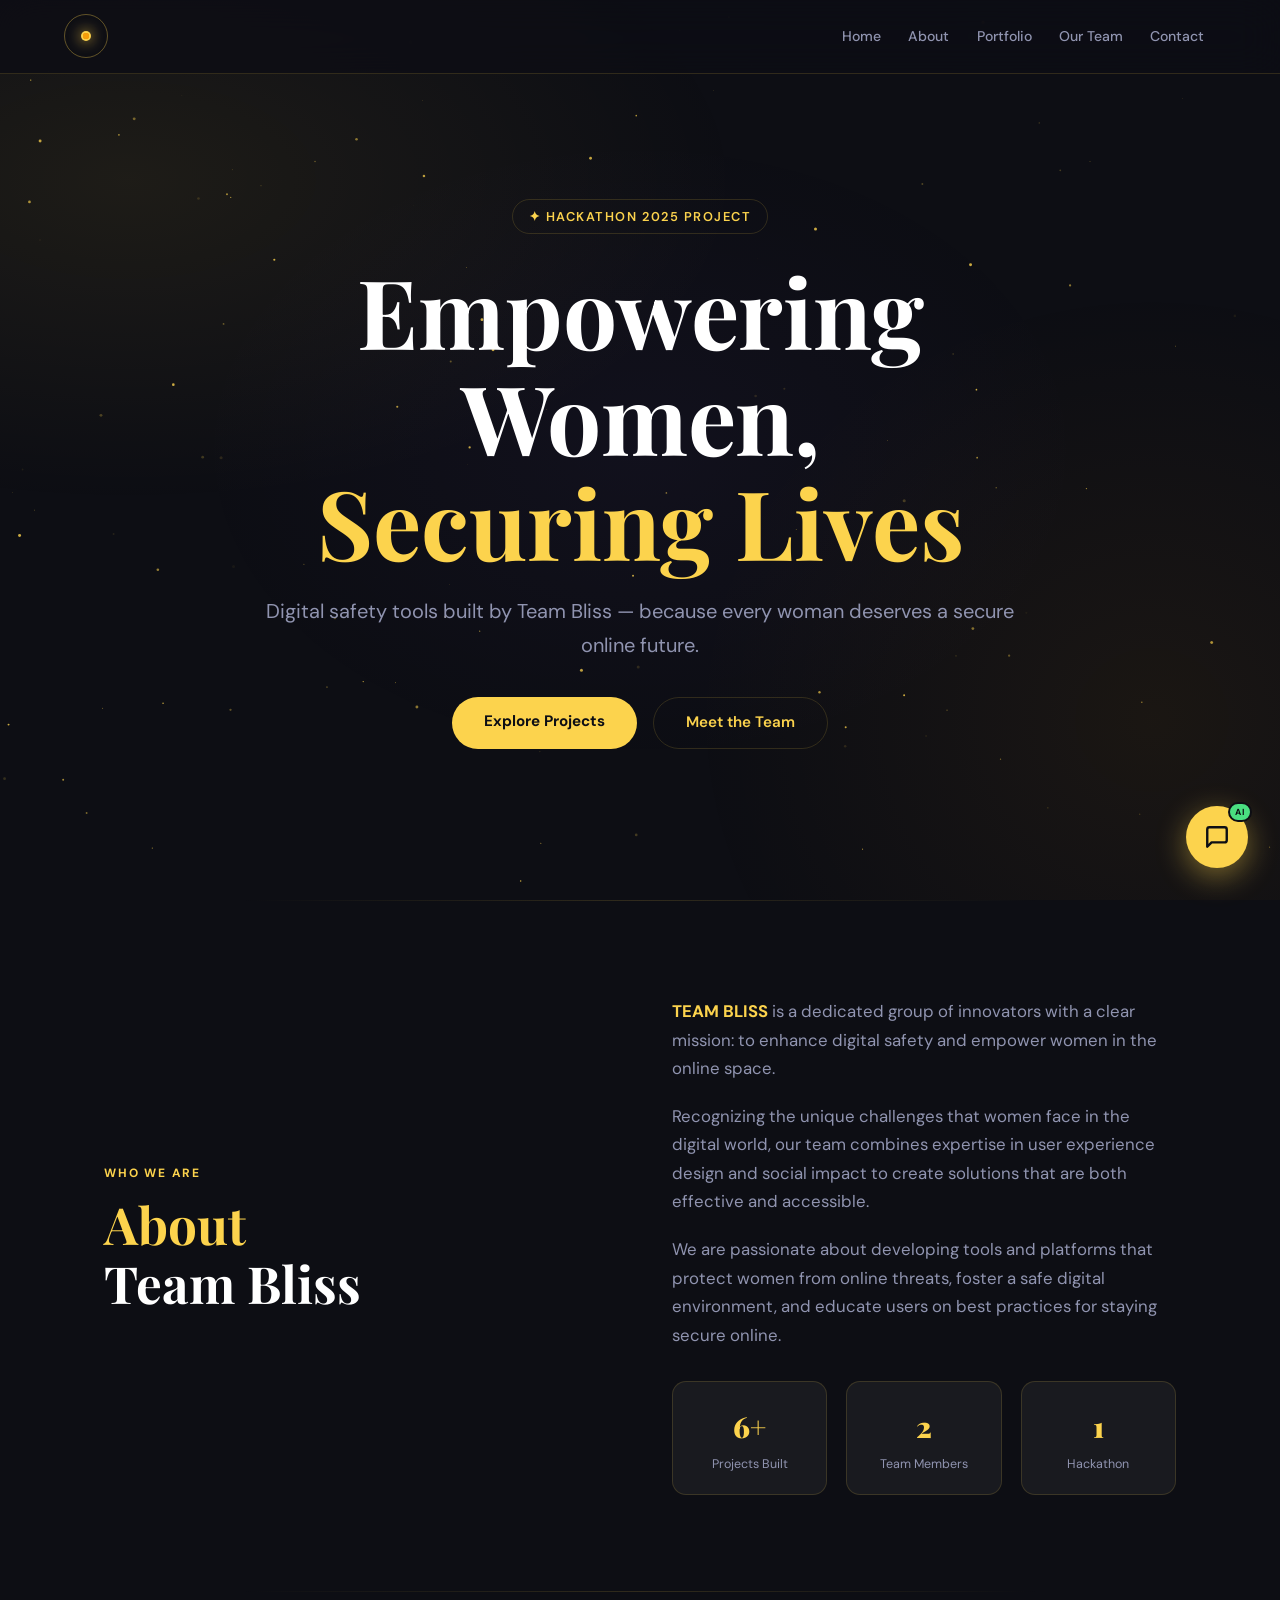
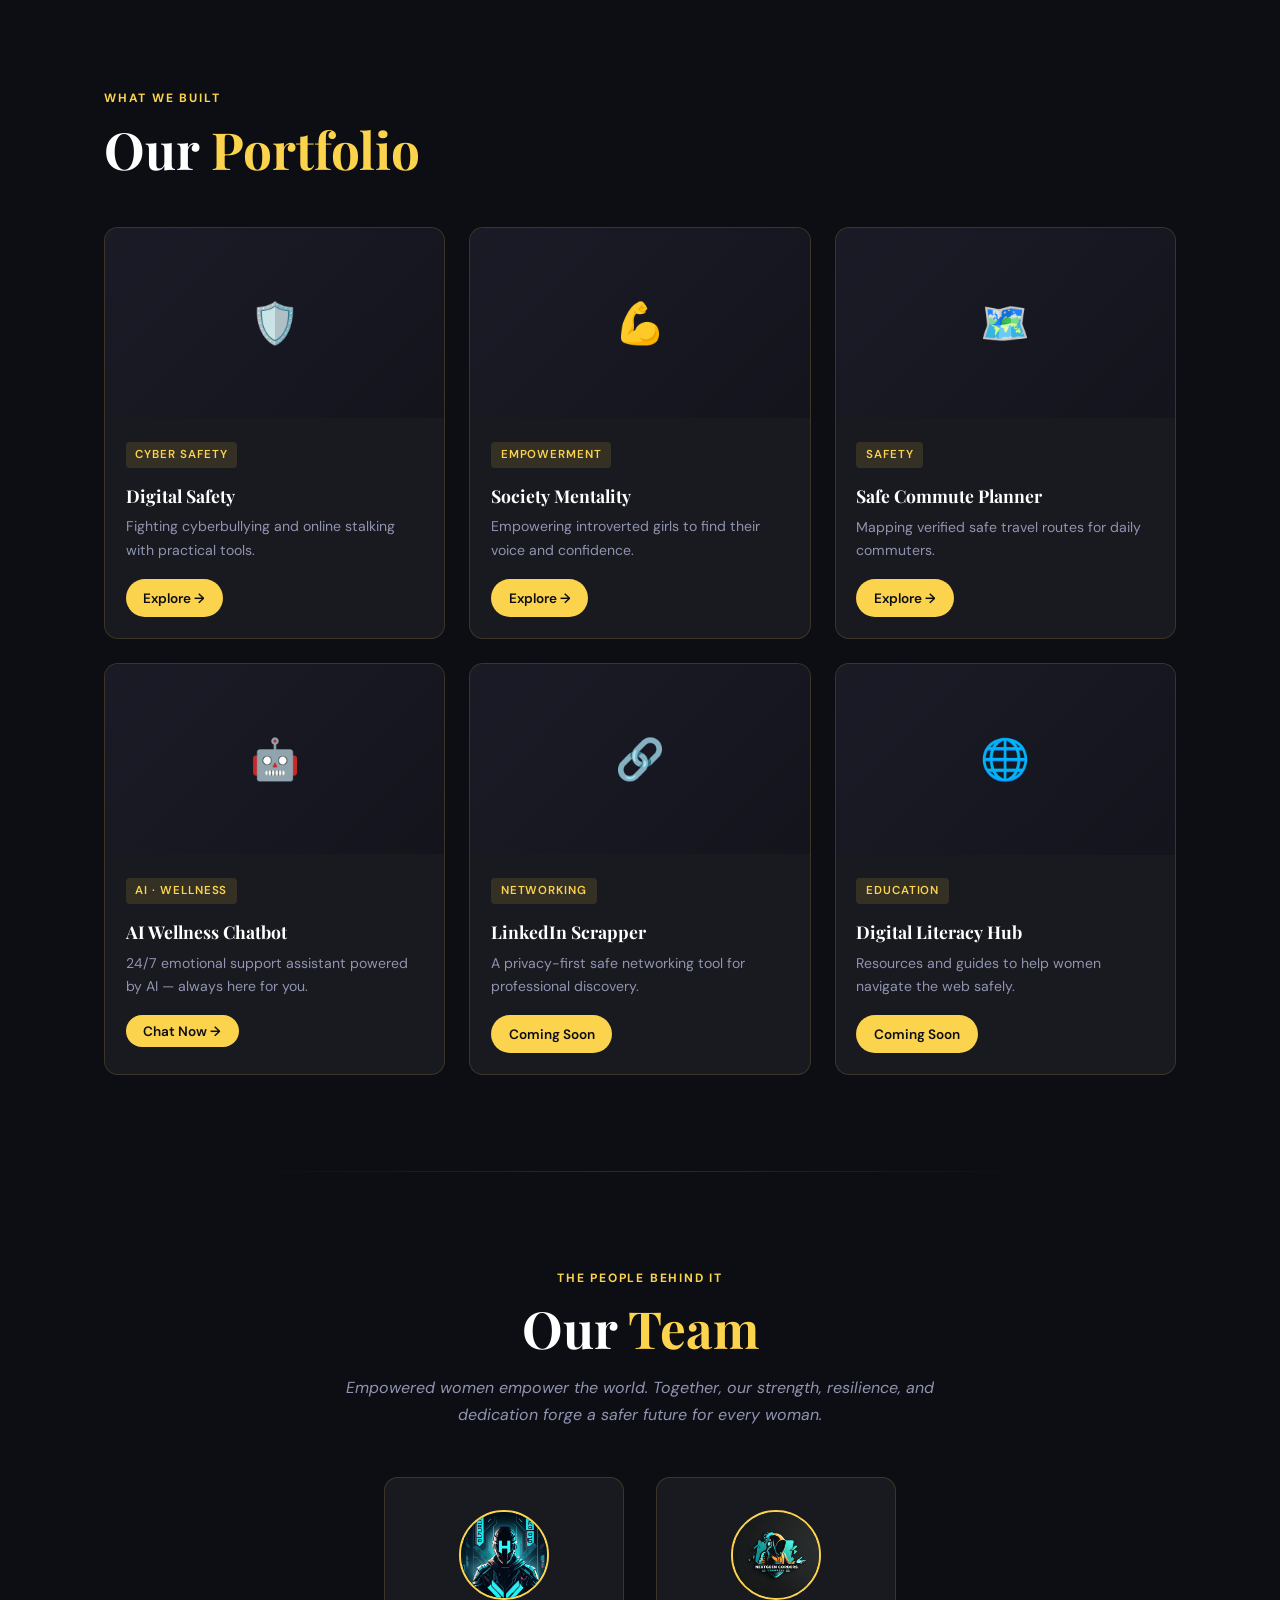
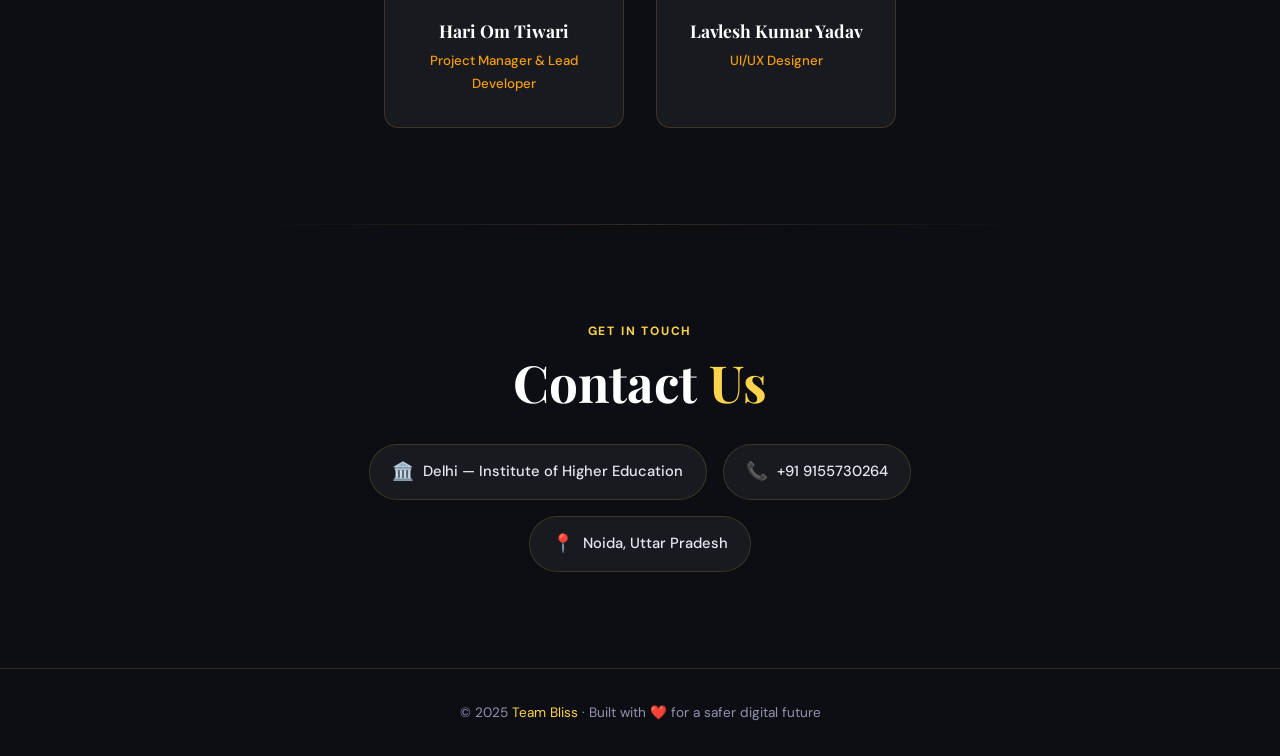
<file: index.html>
<!DOCTYPE html>
<html lang="en">
<head>
  <meta charset="UTF-8" />
  <meta name="viewport" content="width=device-width, initial-scale=1.0"/>
  <title>Team Bliss</title>
  <link rel="preconnect" href="https://fonts.googleapis.com">
  <link href="https://fonts.googleapis.com/css2?family=Playfair+Display:wght@700;900&family=DM+Sans:wght@300;400;500;600&display=swap" rel="stylesheet">
  <link rel="stylesheet" href="style.css" />
</head>
<body>

  <!-- CANVAS BACKGROUND -->
  <canvas id="bg-canvas"></canvas>
  <div class="bg-mesh"></div>

  <!-- ══════════════════════════════
       HEADER
  ══════════════════════════════ -->
  <header id="main-header">
    <div class="orbit-container">
      <div class="orbit-ring"></div>
      <div class="center-dot"></div>
      <div class="orbit-dot"></div>
      <div class="orbit-dot"></div>
      <div class="orbit-dot"></div>
      <div class="orbit-dot"></div>
    </div>

    <nav>
      <ul>
        <li><a href="#home">Home</a></li>
        <li><a href="#about">About</a></li>
        <li><a href="#portfolio">Portfolio</a></li>
        <li><a href="#team">Our Team</a></li>
        <li><a href="#contact">Contact</a></li>
      </ul>
    </nav>

    <button class="hamburger" id="hamburger" aria-label="Menu">
      <span></span>
      <span></span>
      <span></span>
    </button>
  </header>

  <!-- MOBILE NAV OVERLAY -->
  <div class="mobile-nav" id="mobile-nav">
    <button class="close-btn" id="close-nav">✕</button>
    <a href="#home"      class="mob-link">Home</a>
    <a href="#about"     class="mob-link">About</a>
    <a href="#portfolio" class="mob-link">Portfolio</a>
    <a href="#team"      class="mob-link">Our Team</a>
    <a href="#contact"   class="mob-link">Contact</a>
  </div>

  <!-- ══════════════════════════════
       HERO SECTION
  ══════════════════════════════ -->
  <section id="home">
    <div class="hero-particles" id="hero-particles"></div>
    <div class="hero-inner">
      <span class="hero-badge">✦ Hackathon 2025 Project</span>
      <h1>Empowering Women,<br><span>Securing Lives</span></h1>
      <p class="hero-sub">
        Digital safety tools built by Team Bliss — because every woman
        deserves a secure online future.
      </p>
      <div class="hero-btns">
        <a href="#portfolio" class="btn-primary">Explore Projects</a>
        <a href="#about"     class="btn-outline">Meet the Team</a>
      </div>
    </div>
  </section>

  <div class="section-divider"></div>

  <!-- ══════════════════════════════
       ABOUT SECTION
  ══════════════════════════════ -->
  <section id="about">
    <div class="about-left reveal">
      <p class="section-label">Who We Are</p>
      <h2 class="section-title">
        <span class="accent">About</span><br>Team Bliss
      </h2>
    </div>

    <div class="about-right reveal from-right">
      <p>
        <strong>TEAM BLISS</strong> is a dedicated group of innovators
        with a clear mission: to enhance digital safety and empower women
        in the online space.
      </p>
      <p>
        Recognizing the unique challenges that women face in the digital
        world, our team combines expertise in user experience design and
        social impact to create solutions that are both effective and
        accessible.
      </p>
      <p>
        We are passionate about developing tools and platforms that
        protect women from online threats, foster a safe digital
        environment, and educate users on best practices for staying
        secure online.
      </p>

      <div class="about-stats stagger-children">
        <div class="stat-box">
          <div class="num">6+</div>
          <div class="lbl">Projects Built</div>
        </div>
        <div class="stat-box">
          <div class="num">2</div>
          <div class="lbl">Team Members</div>
        </div>
        <div class="stat-box">
          <div class="num">1</div>
          <div class="lbl">Hackathon</div>
        </div>
      </div>
    </div>
  </section>

  <div class="section-divider"></div>

  <!-- ══════════════════════════════
       PORTFOLIO SECTION
  ══════════════════════════════ -->
  <section id="portfolio">
    <div class="section-header reveal">
      <p class="section-label">What We Built</p>
      <h2 class="section-title">Our <span class="accent">Portfolio</span></h2>
    </div>

    <div class="portfolio-grid stagger-children">

      <div class="portfolio-box">
        <div class="portfolio-img-placeholder">🛡️</div>
        <div class="portfolio-body">
          <span class="portfolio-tag">Cyber Safety</span>
          <h3>Digital Safety</h3>
          <p>Fighting cyberbullying and online stalking with practical tools.</p>
          <a class="btn-card" href="https://youtu.be/6oQssKbhGA8?feature=shared" target="_blank">Explore →</a>
        </div>
      </div>

      <div class="portfolio-box">
        <div class="portfolio-img-placeholder">💪</div>
        <div class="portfolio-body">
          <span class="portfolio-tag">Empowerment</span>
          <h3>Society Mentality</h3>
          <p>Empowering introverted girls to find their voice and confidence.</p>
          <a class="btn-card" href="https://youtu.be/scvi2EemtDw?feature=shared" target="_blank">Explore →</a>
        </div>
      </div>

      <div class="portfolio-box">
        <div class="portfolio-img-placeholder">🗺️</div>
        <div class="portfolio-body">
          <span class="portfolio-tag">Safety</span>
          <h3>Safe Commute Planner</h3>
          <p>Mapping verified safe travel routes for daily commuters.</p>
          <a class="btn-card" href="https://www.linkedin.com/in/Lavlesh0808yadav" target="_blank">Explore →</a>
        </div>
      </div>

      <div class="portfolio-box">
        <div class="portfolio-img-placeholder">🤖</div>
        <div class="portfolio-body">
          <span class="portfolio-tag">AI · Wellness</span>
          <h3>AI Wellness Chatbot</h3>
          <p>24/7 emotional support assistant powered by AI — always here for you.</p>
          <button class="btn-card" onclick="openChat()">Chat Now →</button>
        </div>
      </div>

      <div class="portfolio-box">
        <div class="portfolio-img-placeholder">🔗</div>
        <div class="portfolio-body">
          <span class="portfolio-tag">Networking</span>
          <h3>LinkedIn Scrapper</h3>
          <p>A privacy-first safe networking tool for professional discovery.</p>
          <a class="btn-card" href="#">Coming Soon</a>
        </div>
      </div>

      <div class="portfolio-box">
        <div class="portfolio-img-placeholder">🌐</div>
        <div class="portfolio-body">
          <span class="portfolio-tag">Education</span>
          <h3>Digital Literacy Hub</h3>
          <p>Resources and guides to help women navigate the web safely.</p>
          <a class="btn-card" href="#">Coming Soon</a>
        </div>
      </div>

    </div>
  </section>

  <div class="section-divider"></div>

  <!-- ══════════════════════════════
       TEAM SECTION
  ══════════════════════════════ -->
  <section id="team">
    <p class="section-label reveal">The People Behind It</p>
    <h2 class="section-title reveal">Our <span class="accent">Team</span></h2>
    <p class="team-sub reveal from-bottom">
      Empowered women empower the world. Together, our strength,
      resilience, and dedication forge a safer future for every woman.
    </p>

    <div class="team-grid stagger-children">

      <div class="team-box">
        <img
          class="team-avatar"
          src="hariomtiwari.jpg"
          alt="Hari Om Tiwari"
          onerror="this.style.display='none';this.nextElementSibling.style.display='flex'"
        >
        <div class="team-avatar fallback-avatar">H</div>
        <h3>Hari Om Tiwari</h3>
        <div class="team-role">Project Manager &amp; Lead Developer</div>
      </div>

      <div class="team-box">
        <img
          class="team-avatar"
          src="lavleshkumar.jpg"
          alt="Lavlesh Kumar Yadav"
          onerror="this.style.display='none';this.nextElementSibling.style.display='flex'"
        >
        <div class="team-avatar fallback-avatar">L</div>
        <h3>Lavlesh Kumar Yadav</h3>
        <div class="team-role">UI/UX Designer</div>
      </div>

    </div>
  </section>

  <div class="section-divider"></div>

  <!-- ══════════════════════════════
       CONTACT SECTION
  ══════════════════════════════ -->
  <section id="contact">
    <p class="section-label reveal">Get in Touch</p>
    <h2 class="section-title reveal">Contact <span class="accent">Us</span></h2>

    <div class="contact-chips stagger-children">
      <div class="chip">
        <span class="chip-icon">🏛️</span>
        Delhi — Institute of Higher Education
      </div>
      <div class="chip">
        <span class="chip-icon">📞</span>
        +91 9155730264
      </div>
      <div class="chip">
        <span class="chip-icon">📍</span>
        Noida, Uttar Pradesh
      </div>
    </div>
  </section>

  <!-- ══════════════════════════════
       FOOTER
  ══════════════════════════════ -->
  <footer>
    <p>© 2025 <span>Team Bliss</span> · Built with ❤️ for a safer digital future</p>
  </footer>

  <!-- ══════════════════════════════
       CHATBOT TOGGLE BUTTON
  ══════════════════════════════ -->
  <button id="chat-toggle" aria-label="Open AI Chat" title="Chat with Bliss AI">
    <svg viewBox="0 0 24 24" fill="none" stroke="#0d0e14" stroke-width="2.2"
         stroke-linecap="round" stroke-linejoin="round">
      <path d="M21 15a2 2 0 0 1-2 2H7l-4 4V5a2 2 0 0 1 2-2h14a2 2 0 0 1 2 2z"/>
    </svg>
    <span class="chat-badge">AI</span>
  </button>

  <!-- ══════════════════════════════
       CHATBOT WINDOW
  ══════════════════════════════ -->
  <div id="chat-window" role="dialog" aria-label="Bliss AI Chatbot">

    <div class="chat-header">
      <div class="chat-avatar-icon">🤖</div>
      <div class="chat-header-info">
        <div class="chat-title">Bliss AI — Wellness Bot</div>
        <div class="chat-status">Online &amp; Ready</div>
      </div>
      <button class="chat-close" id="chat-close-btn" aria-label="Close chat">✕</button>
    </div>

    <div class="chat-iframe-wrapper">
      <iframe
        src="https://www.chatbase.co/chatbot-iframe/5cf0I5o0EWEqnd6MA-tem"
        width="100%"
        height="100%"
        frameborder="0"
        allow="microphone"
        title="Bliss AI Wellness Chatbot"
        loading="lazy"
      ></iframe>
    </div>

  </div>

  <script src="script.js"></script>
</body>
</html>
</file>
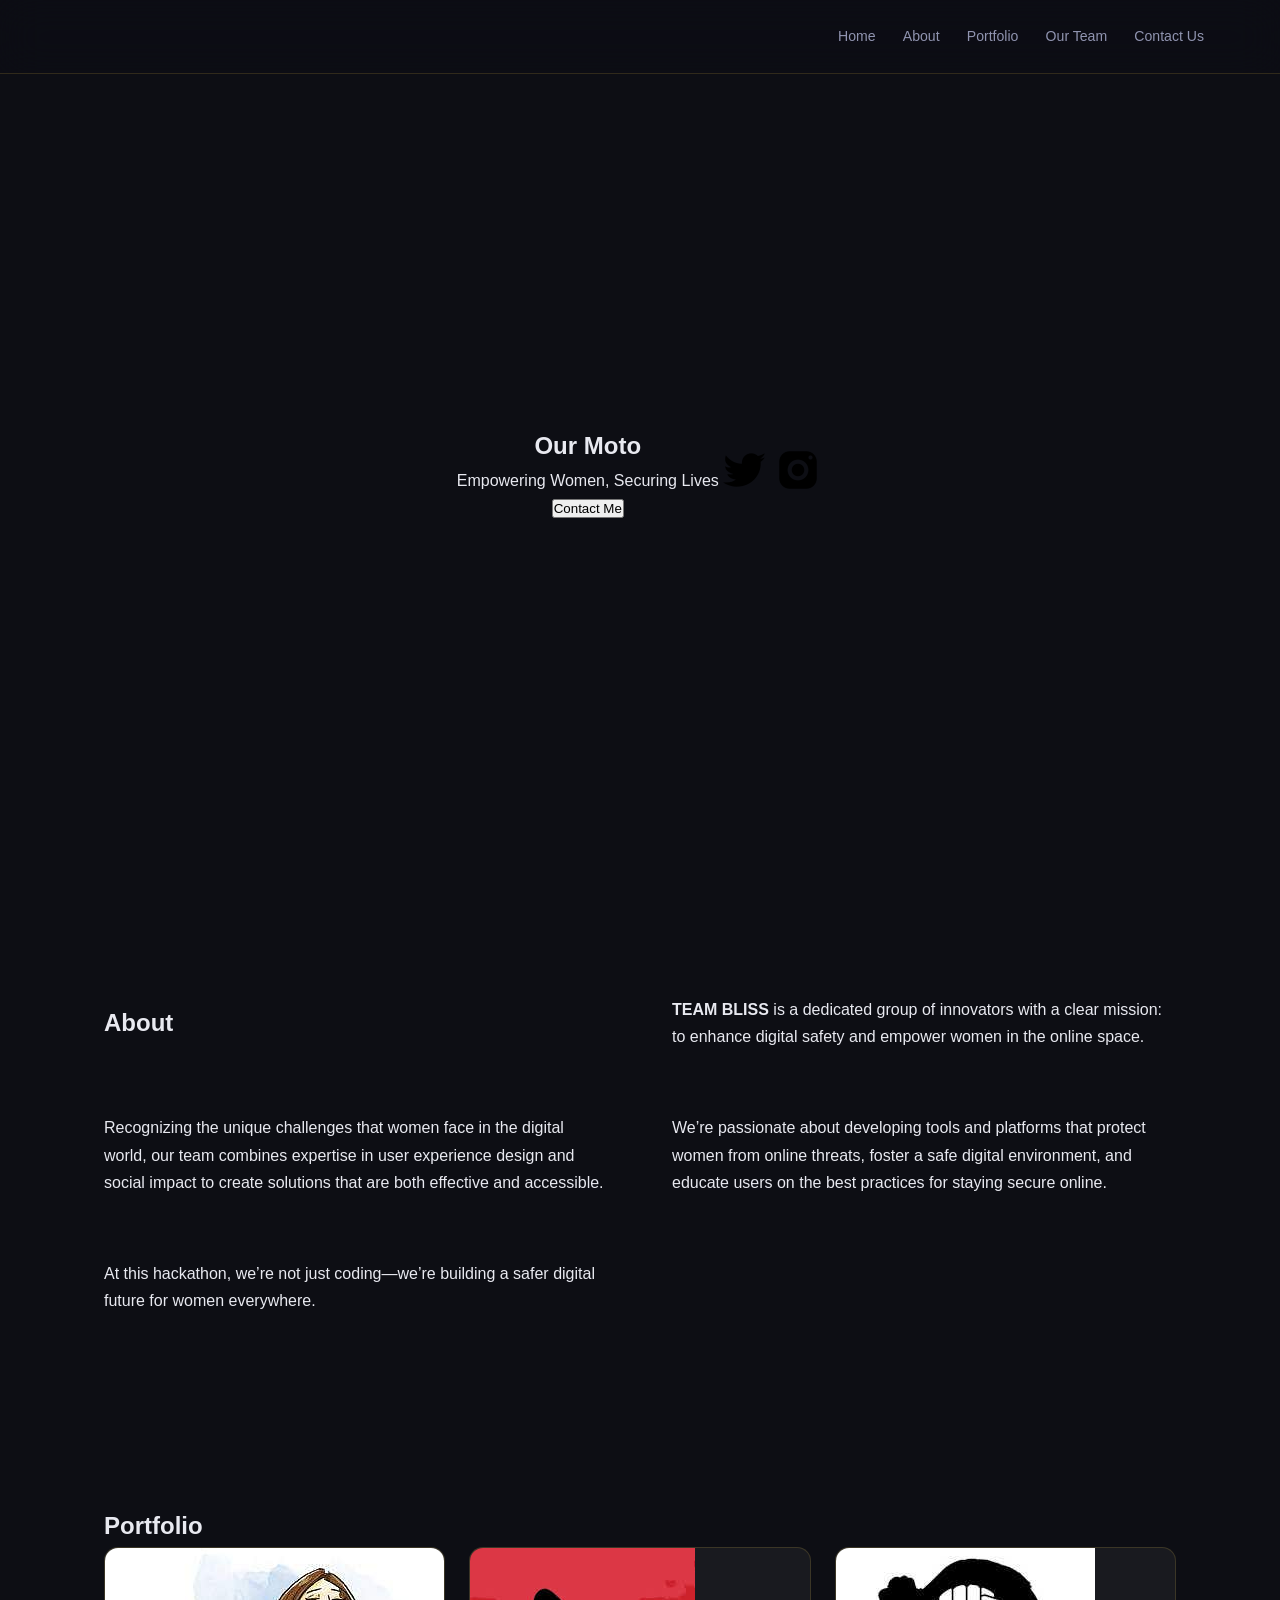
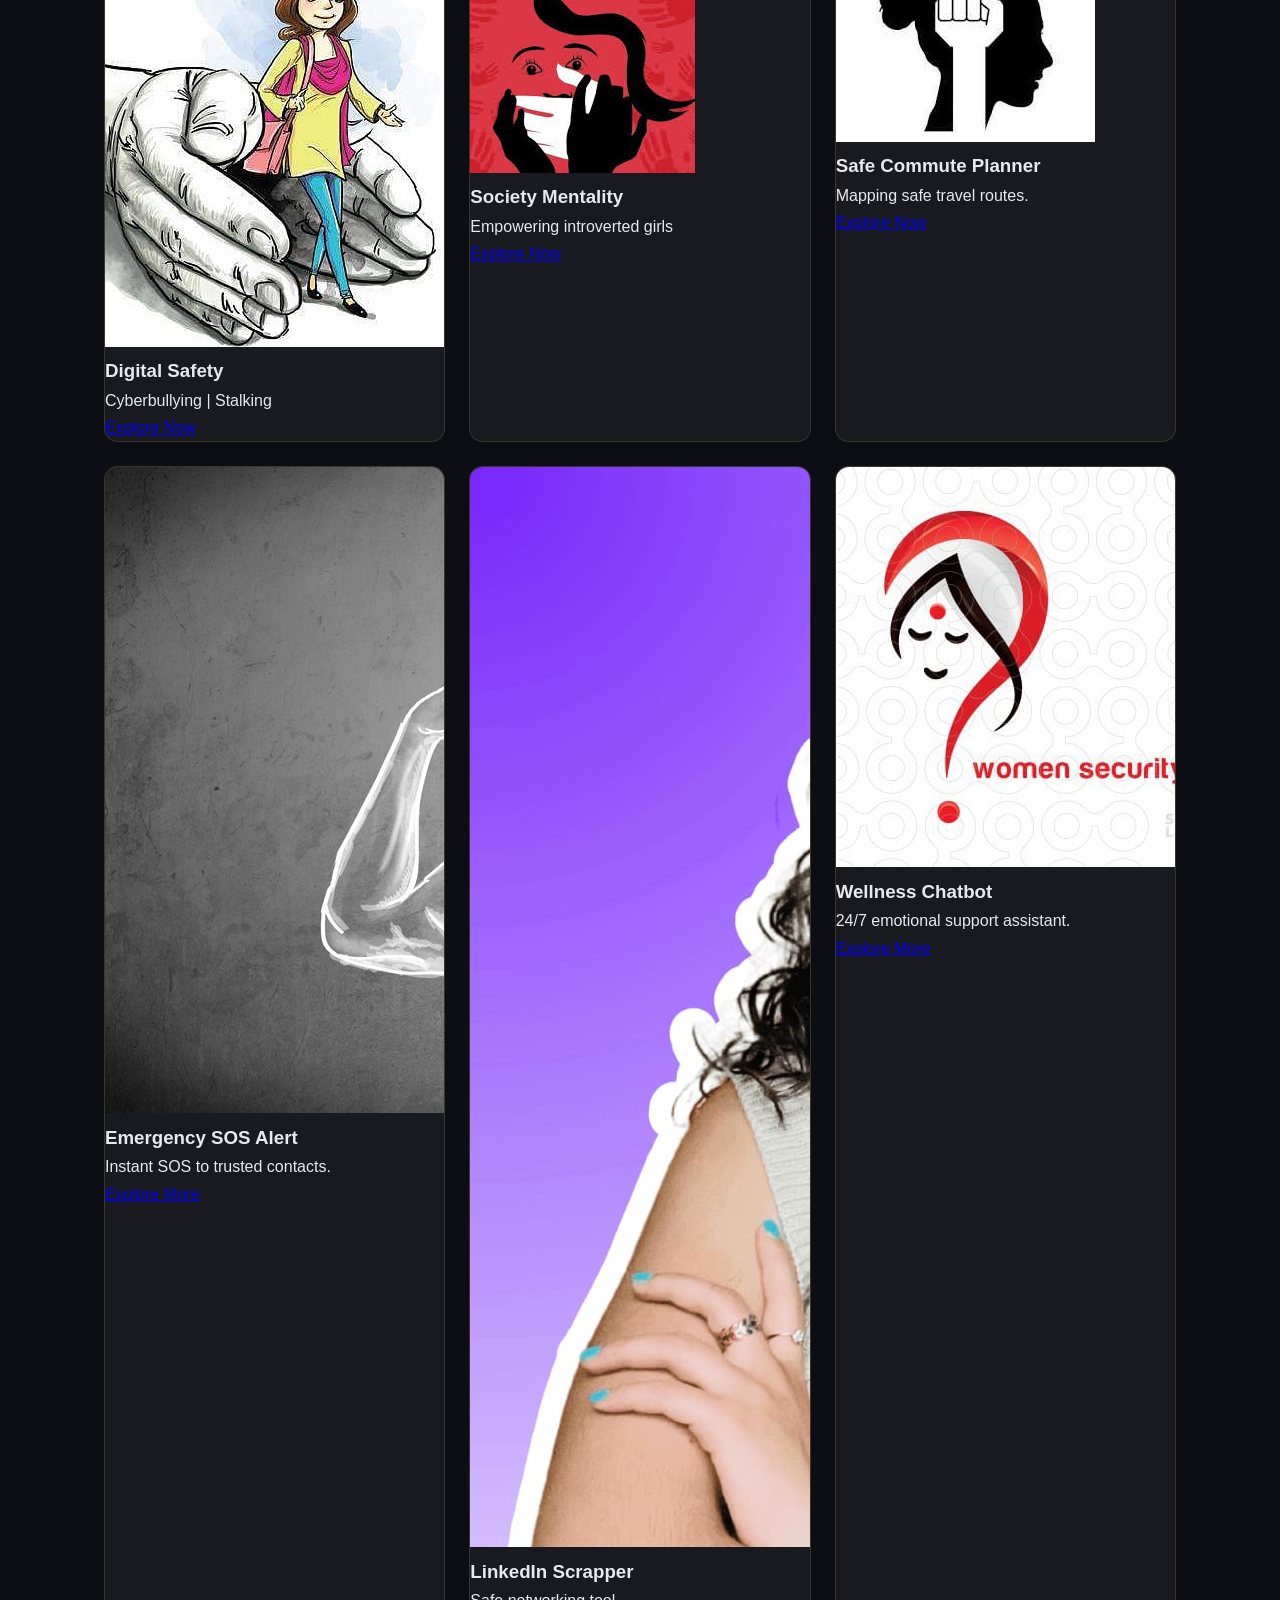
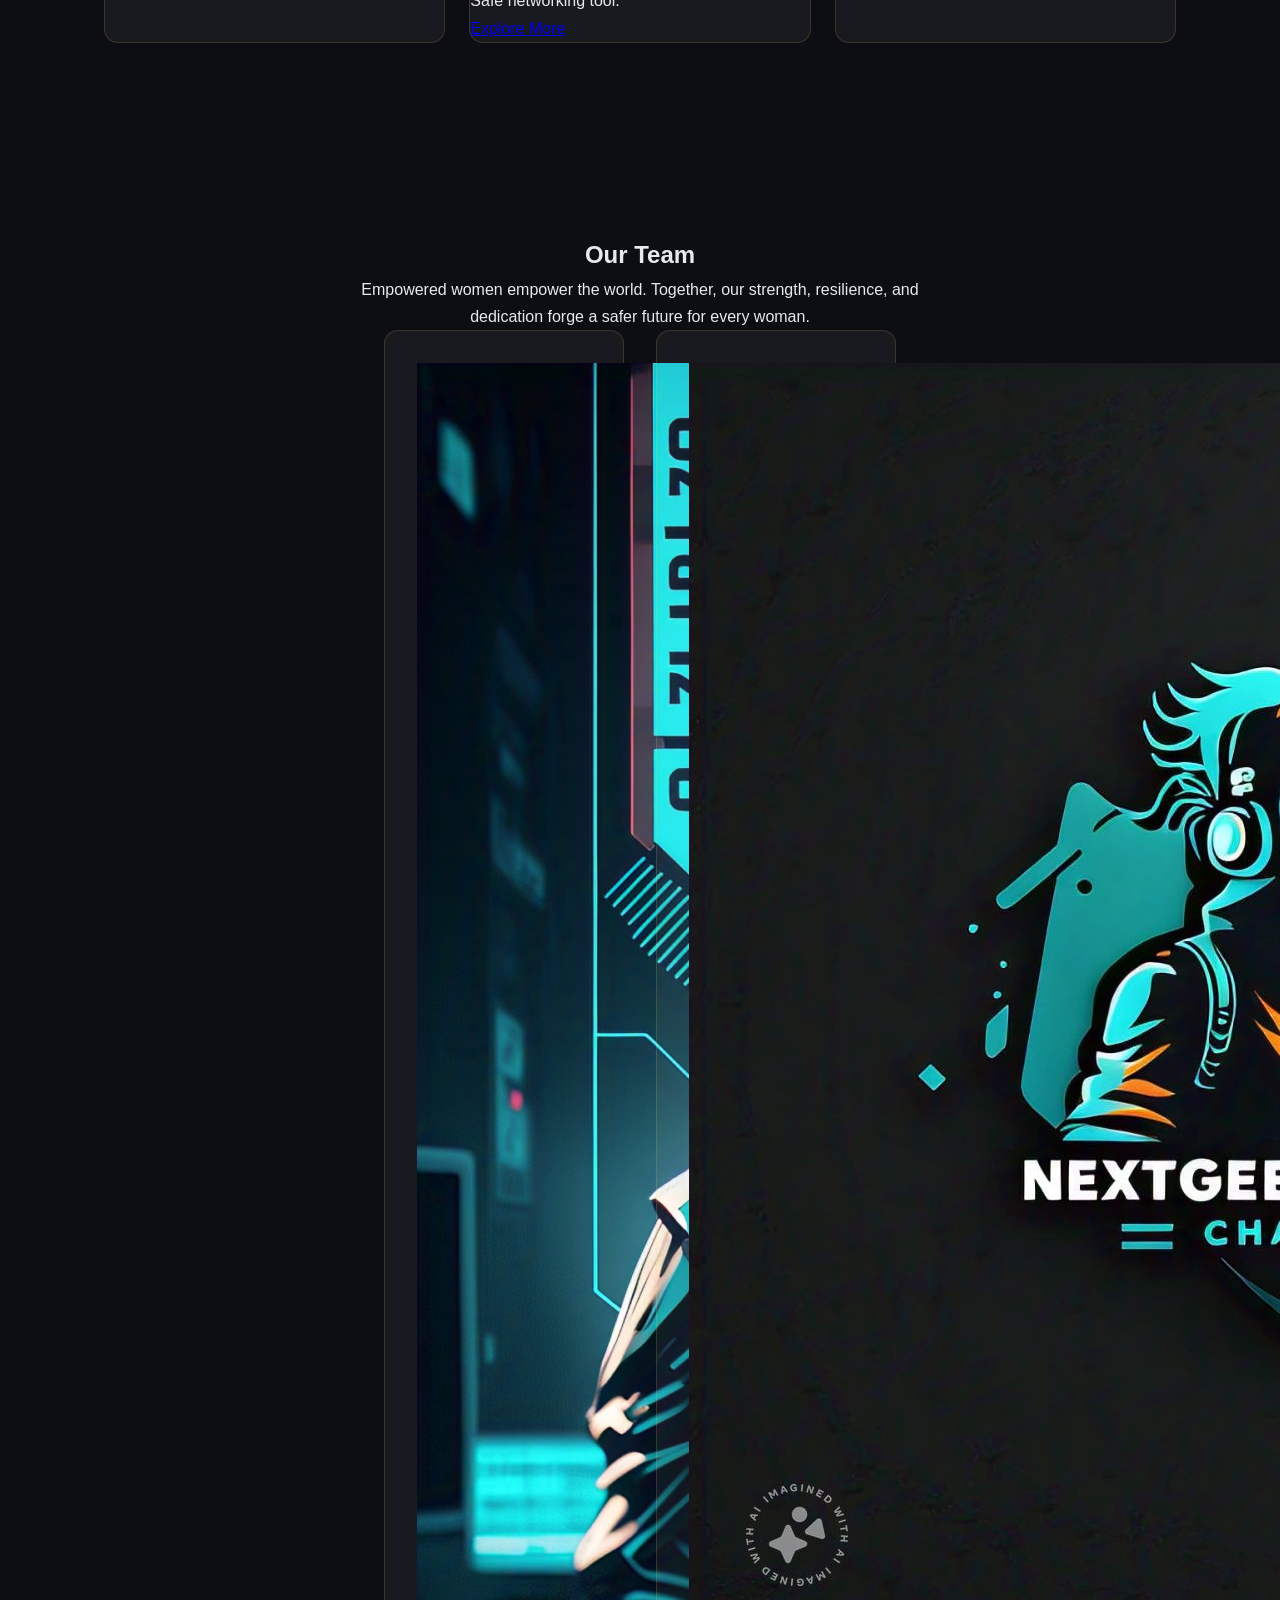
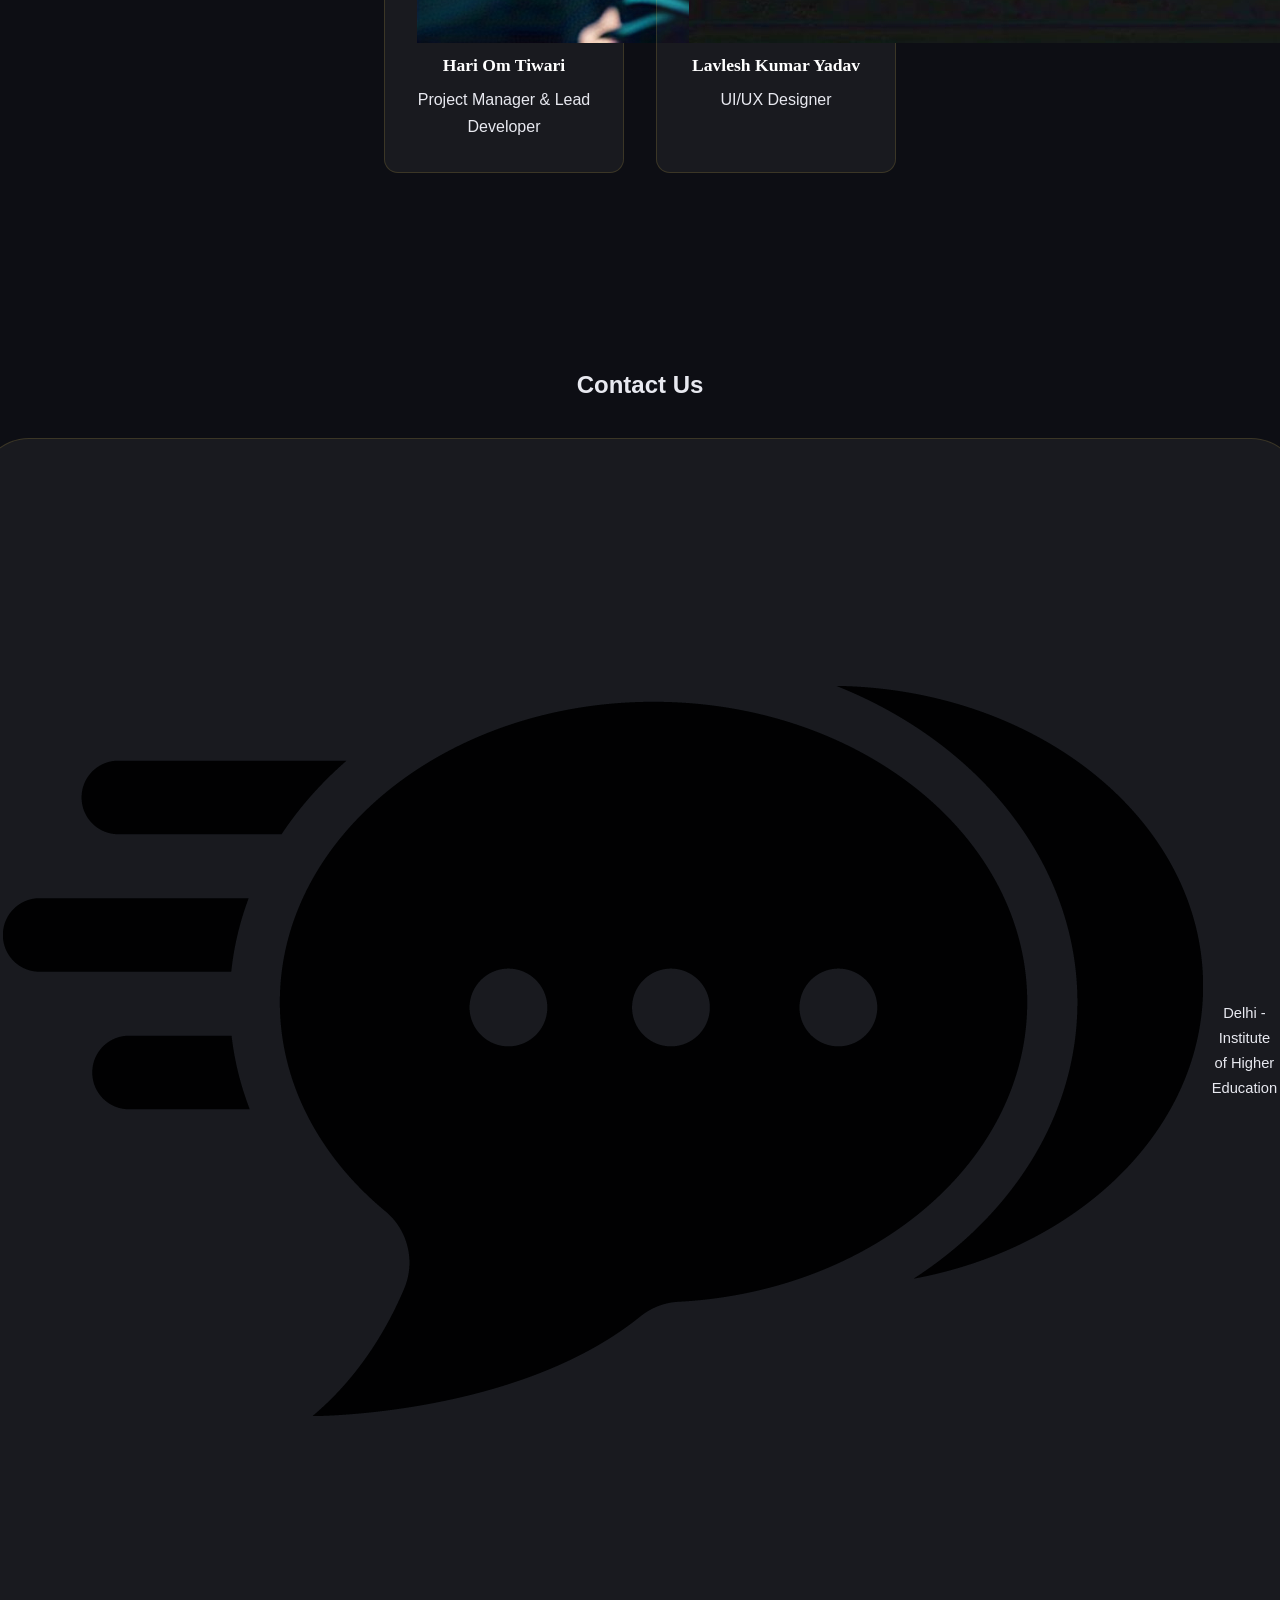
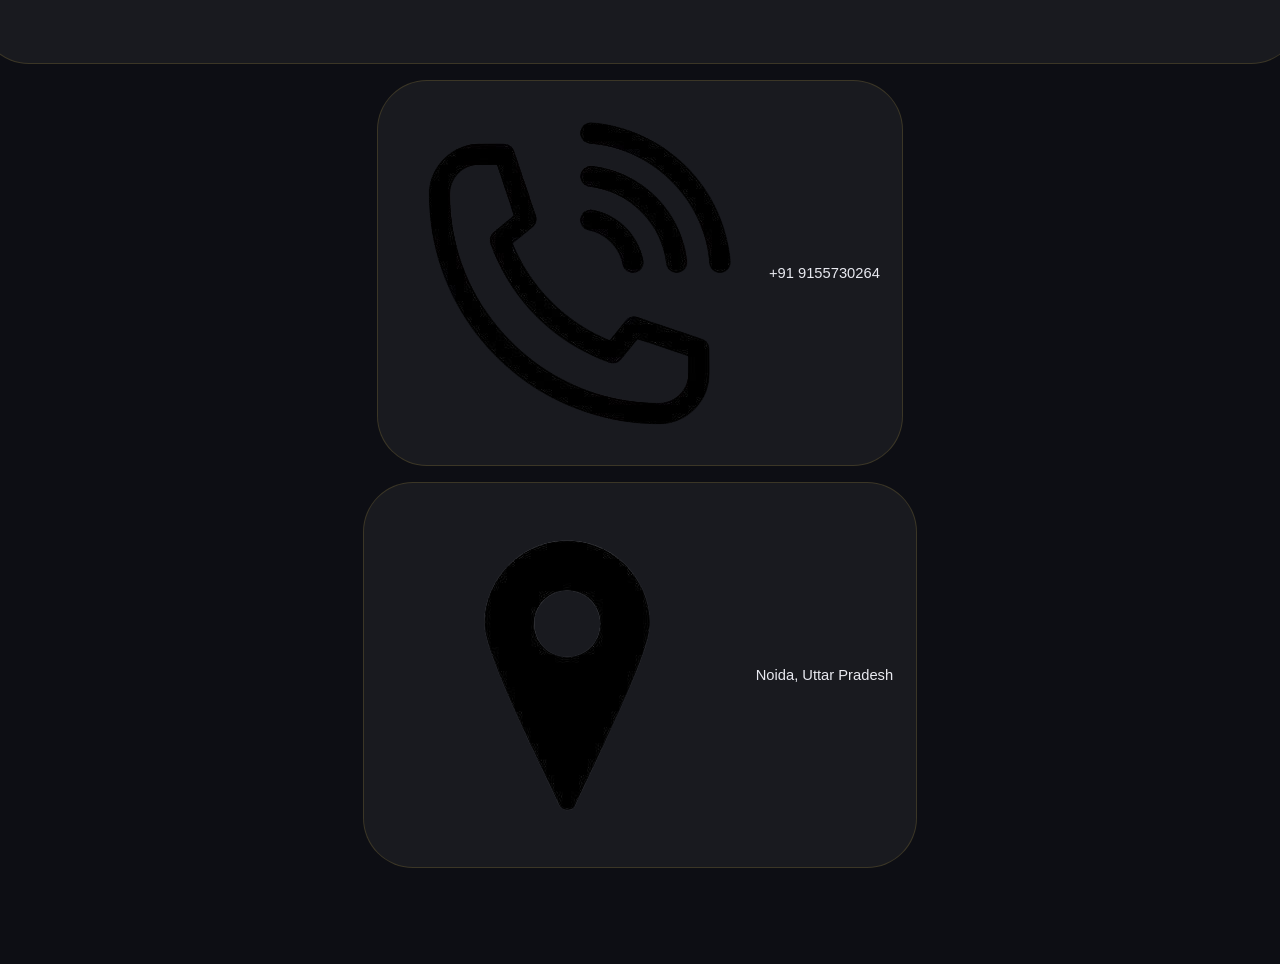
<file: womensafety.html>
<!DOCTYPE html>
<html lang="en">
<head>
  <meta charset="UTF-8" />
  <meta name="viewport" content="width=device-width, initial-scale=1.0"/>
  <title>Team Bliss</title>
  <link rel="stylesheet" href="style.css" />
</head>
<body>
  <!-- Header with rotating ring -->
  <header>
    <div class="orbit-container">
      <div class="center"></div>
      <div class="dot" style="--i:0"></div>
      <div class="dot" style="--i:1"></div>
      <div class="dot" style="--i:2"></div>
      <div class="dot" style="--i:3"></div>
    </div>
    <nav>
      <ul>
        <li><a href="#home">Home</a></li>
        <li><a href="#about">About</a></li>
        <li><a href="#portfolio">Portfolio</a></li>
        <li><a href="#team">Our Team</a></li>
        <li><a href="#contact">Contact Us</a></li>
      </ul>
    </nav>
  </header>

  <!-- Hero Section -->
  <section class="hero" id="home">
    <div class="hero-content">
      <h1>Our Moto</h1>
      <p>Empowering Women, Securing Lives</p>
      <button>Contact Me</button>
    </div>
    <div class="social-icons">
      <div class="line"></div>
      <a href="#"><img src="twitter.png" alt="Twitter"></a>
      <a href="#"><img src="instragam.png" alt="Instagram"></a>
    </div>
</section>

<!-- About -->
<section id="about">
  <h2><span class="underline-a">A</span>bout</h2>
  <p><strong>TEAM BLISS</strong> is a dedicated group of innovators with a clear mission: to enhance digital safety and empower women in the online space.</p>
  <p>Recognizing the unique challenges that women face in the digital world, our team combines expertise in user experience design and social impact to create solutions that are both effective and accessible.</p>
  <p>We’re passionate about developing tools and platforms that protect women from online threats, foster a safe digital environment, and educate users on the best practices for staying secure online.</p>
  <p>At this hackathon, we’re not just coding—we’re building a safer digital future for women everywhere.</p>
</section>


  <!-- Portfolio Section -->
  <section id="portfolio">
    <h2>Portfolio</h2>
    <div class="portfolio-grid">
      <div class="portfolio-box">
        <img src="digitalsafety.jpg" alt="Digital Safety">
        <h3>Digital Safety</h3>
        <p>Cyberbullying | Stalking</p>
        <a class="btn" href="https://youtu.be/6oQssKbhGA8?feature=shared" target="_blank">Explore Now</a>
      </div>
      <div class="portfolio-box">
        <img src="societymentality.jpg" alt="Society Mentality">
        <h3>Society Mentality</h3>
        <p>Empowering introverted girls</p>
        <a class="btn" href="https://youtu.be/scvi2EemtDw?feature=shared" target="_blank">Explore Now</a>
      </div>
      <div class="portfolio-box">
        <img src="commuteplanner.jpg" alt="Safe Commute Planner">
        <h3>Safe Commute Planner</h3>
        <p>Mapping safe travel routes.</p>
        <a class="btn" href="https://www.linkedin.com/in/Lavlesh0808yadav" target="_blank">Explore Now</a>
      </div>
      <div class="portfolio-box">
        <img src="emergencyalert.jpg" alt="Emergency SOS Alert">
        <h3>Emergency SOS Alert</h3>
        <p>Instant SOS to trusted contacts.</p>
        <a class="btn" href="#" target="_blank">Explore More</a>
      </div>
      <div class="portfolio-box">
        <img src="linkedinscrapper.jpg" alt="LinkedIn Scrapper">
        <h3>LinkedIn Scrapper</h3>
        <p>Safe networking tool.</p>
        <a class="btn" href="#" target="_blank">Explore More</a>
      </div>
      <div class="portfolio-box">
        <img src="wellnesschatbot.jpg" alt="Wellness Chatbot">
        <h3>Wellness Chatbot</h3>
        <p>24/7 emotional support assistant.</p>
        <a class="btn" href="#" target="_blank">Explore More</a>
      </div>
    </div>
  </section>

  <!-- Team Section -->
  <section id="team">
    <h2>Our Team</h2>
    <h8>Empowered women empower the world. Together, our strength, resilience, and 
      <p>dedication forge a safer future for every woman.</p></h8>
    <div class="team-grid">
      <div class="team-box">
        <img src="hariomtiwari.jpg" alt="Hari Om Tiwari">
        <h3>Hari Om Tiwari</h3>
        <p>Project Manager & Lead Developer</p>
      </div>
      <div class="team-box">
        <img src="lavleshkumar.jpg" alt="Lavlesh Kumar Yadav">
        <h3>Lavlesh Kumar Yadav</h3>
        <p>UI/UX Designer</p>
      </div>
    </div>
  </section>

  <!-- Contact Us Section -->
  <section id="contact">
    <h2>Contact Us</h2>
    <div class="contact-chips">
      <div class="chip"><img src="college.png" alt="College">Delhi - Institute of Higher Education</div>
      <div class="chip"><img src="contact.png" alt="Phone">+91 9155730264</div>
      <div class="chip"><img src="loco.png" alt="Location">Noida, Uttar Pradesh</div>
    </div>
  </section>

  <script src="script.js"></script>
</body>
</html>
</file>
<file: style.css>
/* ════════════════════════════════════════════
   CSS VARIABLES & RESET
════════════════════════════════════════════ */
:root {
  --gold:   #fcd34d;
  --gold2:  #f59e0b;
  --dark:   #0d0e14;
  --dark2:  #13141c;
  --dark3:  #1a1b26;
  --text:   #e8e9f0;
  --muted:  #9094b0;
  --card:   rgba(255, 255, 255, 0.05);
  --border: rgba(252, 211, 77, 0.15);
  --radius: 14px;
  --font-h: 'Playfair Display', serif;
  --font-b: 'DM Sans', sans-serif;
}

*,
*::before,
*::after {
  box-sizing: border-box;
  margin: 0;
  padding: 0;
}

html {
  scroll-behavior: smooth;
}

body {
  font-family: var(--font-b);
  background: var(--dark);
  color: var(--text);
  overflow-x: hidden;
  line-height: 1.7;
}

/* ════════════════════════════════════════════
   ANIMATED BACKGROUND
════════════════════════════════════════════ */
#bg-canvas {
  position: fixed;
  inset: 0;
  z-index: 0;
  pointer-events: none;
}

.bg-mesh {
  position: fixed;
  inset: 0;
  z-index: 0;
  pointer-events: none;
  background:
    radial-gradient(ellipse 80% 60% at 10% 20%, rgba(252, 211, 77, 0.07) 0%, transparent 60%),
    radial-gradient(ellipse 60% 80% at 90% 80%, rgba(245, 158, 11, 0.06) 0%, transparent 60%),
    radial-gradient(ellipse 50% 50% at 50% 50%, rgba(139, 92, 246, 0.04) 0%, transparent 70%);
  animation: meshFloat 12s ease-in-out infinite alternate;
}

@keyframes meshFloat {
  0%   { transform: scale(1) translateY(0); }
  100% { transform: scale(1.04) translateY(-20px); }
}

section,
header,
footer {
  position: relative;
  z-index: 1;
}

/* ════════════════════════════════════════════
   HEADER
════════════════════════════════════════════ */
header {
  position: fixed;
  top: 0;
  left: 0;
  right: 0;
  display: flex;
  align-items: center;
  justify-content: space-between;
  padding: 0.9rem 5%;
  background: rgba(13, 14, 20, 0.85);
  backdrop-filter: blur(20px);
  -webkit-backdrop-filter: blur(20px);
  border-bottom: 1px solid var(--border);
  z-index: 100;
  transition: all 0.3s ease;
}

header.scrolled {
  padding: 0.6rem 5%;
  background: rgba(13, 14, 20, 0.97);
}

/* ── Orbit Logo ── */
.orbit-container {
  position: relative;
  width: 44px;
  height: 44px;
  flex-shrink: 0;
}

.orbit-ring {
  position: absolute;
  inset: 0;
  border-radius: 50%;
  border: 1.5px solid rgba(252, 211, 77, 0.35);
  animation: spinRing 8s linear infinite;
}

@keyframes spinRing {
  to { transform: rotate(360deg); }
}

.center-dot {
  position: absolute;
  top: 50%;
  left: 50%;
  transform: translate(-50%, -50%);
  width: 10px;
  height: 10px;
  border-radius: 50%;
  background: var(--gold);
  box-shadow: 0 0 14px var(--gold);
}

.orbit-dot {
  position: absolute;
  width: 6px;
  height: 6px;
  border-radius: 50%;
  background: var(--gold2);
  top: 50%;
  left: 50%;
  margin-top: -3px;
  margin-left: -3px;
}

.orbit-dot:nth-child(3) { animation: orbit3 6s linear infinite; }
.orbit-dot:nth-child(4) { animation: orbit4 7s linear infinite; }
.orbit-dot:nth-child(5) { animation: orbit5 5s linear infinite; }
.orbit-dot:nth-child(6) { animation: orbit6 9s linear infinite; }

@keyframes orbit3 {
  from { transform: rotate(0deg)   translateX(18px); }
  to   { transform: rotate(360deg) translateX(18px); }
}
@keyframes orbit4 {
  from { transform: rotate(90deg)  translateX(18px); }
  to   { transform: rotate(450deg) translateX(18px); }
}
@keyframes orbit5 {
  from { transform: rotate(180deg) translateX(18px); }
  to   { transform: rotate(540deg) translateX(18px); }
}
@keyframes orbit6 {
  from { transform: rotate(270deg) translateX(18px); }
  to   { transform: rotate(630deg) translateX(18px); }
}

/* ── Nav Links ── */
nav ul {
  list-style: none;
  display: flex;
  gap: 0.2rem;
  align-items: center;
}

nav a {
  font-family: var(--font-b);
  font-size: 0.88rem;
  font-weight: 500;
  color: var(--muted);
  text-decoration: none;
  padding: 0.4rem 0.75rem;
  border-radius: 8px;
  transition: color 0.25s, background 0.25s;
}

nav a:hover {
  color: var(--gold);
  background: rgba(252, 211, 77, 0.08);
}

/* ── Hamburger ── */
.hamburger {
  display: none;
  flex-direction: column;
  gap: 5px;
  cursor: pointer;
  padding: 0.5rem;
  border: none;
  background: transparent;
}

.hamburger span {
  display: block;
  width: 24px;
  height: 2px;
  background: var(--gold);
  border-radius: 2px;
  transition: all 0.3s ease;
}

.hamburger.open span:nth-child(1) { transform: rotate(45deg) translate(5px, 5px); }
.hamburger.open span:nth-child(2) { opacity: 0; }
.hamburger.open span:nth-child(3) { transform: rotate(-45deg) translate(5px, -5px); }

/* ── Mobile Nav Overlay ── */
.mobile-nav {
  display: none;
  position: fixed;
  top: 0;
  left: 0;
  right: 0;
  bottom: 0;
  background: rgba(13, 14, 20, 0.98);
  z-index: 99;
  flex-direction: column;
  align-items: center;
  justify-content: center;
  gap: 2rem;
}

.mobile-nav.open {
  display: flex;
}

.mobile-nav a {
  font-family: var(--font-h);
  font-size: 2rem;
  color: var(--text);
  text-decoration: none;
  transition: color 0.25s;
}

.mobile-nav a:hover {
  color: var(--gold);
}

.mobile-nav .close-btn {
  position: absolute;
  top: 1.5rem;
  right: 1.5rem;
  background: none;
  border: none;
  color: var(--gold);
  font-size: 2rem;
  cursor: pointer;
}

/* ════════════════════════════════════════════
   HERO SECTION
════════════════════════════════════════════ */
#home {
  min-height: 100vh;
  display: flex;
  align-items: center;
  justify-content: center;
  padding: 7rem 5% 4rem;
  text-align: center;
  overflow: hidden;
  position: relative;
}

.hero-particles {
  position: absolute;
  inset: 0;
  pointer-events: none;
  overflow: hidden;
  z-index: 0;
}

.hero-particles span {
  position: absolute;
  width: 3px;
  height: 3px;
  border-radius: 50%;
  background: var(--gold);
  opacity: 0;
  animation: particleFloat var(--dur, 8s) var(--del, 0s) ease-in-out infinite;
}

@keyframes particleFloat {
  0%   { opacity: 0;   transform: translateY(100vh) scale(0); }
  10%  { opacity: 0.6; }
  90%  { opacity: 0.3; }
  100% { opacity: 0;   transform: translateY(-20vh) scale(1.5); }
}

.hero-inner {
  max-width: 800px;
  position: relative;
  z-index: 1;
}

.hero-badge {
  display: inline-block;
  font-size: 0.8rem;
  font-weight: 600;
  letter-spacing: 0.12em;
  text-transform: uppercase;
  color: var(--gold);
  border: 1px solid var(--border);
  padding: 0.35rem 1rem;
  border-radius: 50px;
  margin-bottom: 1.5rem;
  animation: fadeUp 0.8s ease both;
}

.hero-inner h1 {
  font-family: var(--font-h);
  font-size: clamp(2.6rem, 8vw, 6rem);
  line-height: 1.1;
  color: #fff;
  animation: fadeUp 0.8s 0.15s ease both;
}

.hero-inner h1 span {
  color: var(--gold);
}

.hero-sub {
  font-size: clamp(1rem, 2.5vw, 1.25rem);
  color: var(--muted);
  margin: 1.2rem 0 2.2rem;
  animation: fadeUp 0.8s 0.3s ease both;
}

.hero-btns {
  display: flex;
  gap: 1rem;
  justify-content: center;
  flex-wrap: wrap;
  animation: fadeUp 0.8s 0.45s ease both;
}

@keyframes fadeUp {
  from { opacity: 0; transform: translateY(30px); }
  to   { opacity: 1; transform: none; }
}

/* ════════════════════════════════════════════
   BUTTONS
════════════════════════════════════════════ */
.btn-primary {
  padding: 0.75rem 2rem;
  background: var(--gold);
  color: #0d0e14;
  font-weight: 700;
  font-size: 0.95rem;
  border: none;
  border-radius: 50px;
  cursor: pointer;
  transition: transform 0.2s, box-shadow 0.2s;
  text-decoration: none;
  display: inline-block;
  font-family: var(--font-b);
}

.btn-primary:hover {
  transform: translateY(-3px);
  box-shadow: 0 12px 35px rgba(252, 211, 77, 0.4);
}

.btn-outline {
  padding: 0.75rem 2rem;
  background: transparent;
  color: var(--gold);
  font-weight: 600;
  font-size: 0.95rem;
  border: 1.5px solid var(--border);
  border-radius: 50px;
  cursor: pointer;
  transition: all 0.2s;
  text-decoration: none;
  display: inline-block;
  font-family: var(--font-b);
}

.btn-outline:hover {
  background: rgba(252, 211, 77, 0.08);
  border-color: var(--gold);
}

/* ════════════════════════════════════════════
   SHARED SECTION STYLES
════════════════════════════════════════════ */
section {
  padding: 6rem 5%;
}

.section-label {
  font-size: 0.75rem;
  font-weight: 700;
  letter-spacing: 0.15em;
  text-transform: uppercase;
  color: var(--gold);
  margin-bottom: 0.7rem;
  display: block;
}

.section-title {
  font-family: var(--font-h);
  font-size: clamp(2rem, 5vw, 3.2rem);
  color: #fff;
  line-height: 1.15;
  margin-bottom: 1rem;
}

.section-title .accent {
  color: var(--gold);
}

.section-divider {
  height: 1px;
  background: linear-gradient(90deg, transparent, var(--border), transparent);
  max-width: 800px;
  margin: 0 auto;
  position: relative;
  z-index: 1;
}

/* ════════════════════════════════════════════
   SCROLL REVEAL ANIMATIONS
════════════════════════════════════════════ */
.reveal {
  opacity: 0;
  transform: translateX(-60px);
  transition: opacity 0.7s ease, transform 0.7s ease;
}

.reveal.from-right {
  transform: translateX(60px);
}

.reveal.from-bottom {
  transform: translateY(50px);
}

.reveal.visible {
  opacity: 1;
  transform: none;
}

/* Staggered children */
.stagger-children > * {
  opacity: 0;
  transform: translateY(30px);
  transition: opacity 0.6s ease, transform 0.6s ease;
}

.stagger-children.visible > *:nth-child(1) { opacity: 1; transform: none; transition-delay: 0.05s; }
.stagger-children.visible > *:nth-child(2) { opacity: 1; transform: none; transition-delay: 0.15s; }
.stagger-children.visible > *:nth-child(3) { opacity: 1; transform: none; transition-delay: 0.25s; }
.stagger-children.visible > *:nth-child(4) { opacity: 1; transform: none; transition-delay: 0.35s; }
.stagger-children.visible > *:nth-child(5) { opacity: 1; transform: none; transition-delay: 0.45s; }
.stagger-children.visible > *:nth-child(6) { opacity: 1; transform: none; transition-delay: 0.55s; }

/* ════════════════════════════════════════════
   ABOUT SECTION
════════════════════════════════════════════ */
#about {
  display: grid;
  grid-template-columns: 1fr 1fr;
  gap: 4rem;
  align-items: center;
  max-width: 1200px;
  margin: 0 auto;
}

.about-right p {
  color: var(--muted);
  margin-bottom: 1.2rem;
  font-size: 1.05rem;
}

.about-right p strong {
  color: var(--gold);
  font-weight: 700;
}

.about-stats {
  display: grid;
  grid-template-columns: repeat(3, 1fr);
  gap: 1.2rem;
  margin-top: 2rem;
}

.stat-box {
  background: var(--card);
  border: 1px solid var(--border);
  border-radius: var(--radius);
  padding: 1.2rem;
  text-align: center;
  transition: transform 0.3s, border-color 0.3s;
}

.stat-box:hover {
  transform: translateY(-4px);
  border-color: var(--gold);
}

.stat-box .num {
  font-family: var(--font-h);
  font-size: 1.8rem;
  color: var(--gold);
  font-weight: 900;
}

.stat-box .lbl {
  font-size: 0.78rem;
  color: var(--muted);
  margin-top: 0.2rem;
}

/* ════════════════════════════════════════════
   PORTFOLIO SECTION
════════════════════════════════════════════ */
#portfolio {
  max-width: 1200px;
  margin: 0 auto;
  padding-left: 5%;
  padding-right: 5%;
}

#portfolio .section-header {
  margin-bottom: 3rem;
}

.portfolio-grid {
  display: grid;
  grid-template-columns: repeat(3, 1fr);
  gap: 1.5rem;
}

.portfolio-box {
  background: var(--card);
  border: 1px solid var(--border);
  border-radius: var(--radius);
  overflow: hidden;
  transition: transform 0.4s ease, box-shadow 0.4s ease, border-color 0.3s;
}

.portfolio-box:hover {
  transform: translateY(-8px);
  box-shadow: 0 24px 60px rgba(0, 0, 0, 0.5);
  border-color: rgba(252, 211, 77, 0.5);
}

.portfolio-img-placeholder {
  width: 100%;
  aspect-ratio: 16 / 9;
  background: linear-gradient(135deg, var(--dark3), var(--dark2));
  display: flex;
  align-items: center;
  justify-content: center;
  font-size: 2.5rem;
}

.portfolio-body {
  padding: 1.3rem;
}

.portfolio-body h3 {
  font-family: var(--font-h);
  font-size: 1.1rem;
  color: #fff;
  margin-bottom: 0.3rem;
}

.portfolio-body p {
  font-size: 0.88rem;
  color: var(--muted);
  margin-bottom: 1rem;
}

.portfolio-tag {
  display: inline-block;
  font-size: 0.72rem;
  font-weight: 600;
  letter-spacing: 0.08em;
  text-transform: uppercase;
  background: rgba(252, 211, 77, 0.12);
  color: var(--gold);
  padding: 0.2rem 0.6rem;
  border-radius: 4px;
  margin-bottom: 0.8rem;
}

.btn-card {
  display: inline-block;
  font-size: 0.85rem;
  font-weight: 600;
  color: #0d0e14;
  background: var(--gold);
  padding: 0.45rem 1.1rem;
  border-radius: 50px;
  text-decoration: none;
  border: none;
  cursor: pointer;
  font-family: var(--font-b);
  transition: transform 0.2s, box-shadow 0.2s;
}

.btn-card:hover {
  transform: translateY(-2px);
  box-shadow: 0 6px 20px rgba(252, 211, 77, 0.35);
}

/* ════════════════════════════════════════════
   TEAM SECTION
════════════════════════════════════════════ */
#team {
  text-align: center;
  max-width: 1200px;
  margin: 0 auto;
  padding-left: 5%;
  padding-right: 5%;
}

.team-sub {
  max-width: 600px;
  margin: 0.7rem auto 3rem;
  color: var(--muted);
  font-style: italic;
  font-size: 1rem;
}

.team-grid {
  display: flex;
  justify-content: center;
  gap: 2rem;
  flex-wrap: wrap;
}

.team-box {
  background: var(--card);
  border: 1px solid var(--border);
  border-radius: var(--radius);
  padding: 2rem;
  width: 240px;
  transition: transform 0.3s, border-color 0.3s;
}

.team-box:hover {
  transform: translateY(-6px);
  border-color: var(--gold);
}

.team-avatar {
  width: 90px;
  height: 90px;
  border-radius: 50%;
  object-fit: cover;
  border: 2.5px solid var(--gold);
  margin: 0 auto 1rem;
  display: block;
  background: var(--dark3);
}

.fallback-avatar {
  display: none;
  width: 90px;
  height: 90px;
  border-radius: 50%;
  border: 2.5px solid var(--gold);
  margin: 0 auto 1rem;
  align-items: center;
  justify-content: center;
  font-family: var(--font-h);
  font-size: 2rem;
  color: var(--gold);
  background: var(--dark3);
}

.team-box h3 {
  font-family: var(--font-h);
  font-size: 1.1rem;
  color: #fff;
  margin-bottom: 0.3rem;
}

.team-role {
  font-size: 0.83rem;
  color: var(--gold2);
  font-weight: 500;
}

/* ════════════════════════════════════════════
   CONTACT SECTION
════════════════════════════════════════════ */
#contact {
  text-align: center;
  max-width: 900px;
  margin: 0 auto;
  padding-left: 5%;
  padding-right: 5%;
}

.contact-chips {
  display: flex;
  justify-content: center;
  gap: 1rem;
  flex-wrap: wrap;
  margin-top: 2rem;
}

.chip {
  display: inline-flex;
  align-items: center;
  gap: 0.55rem;
  background: var(--card);
  border: 1px solid var(--border);
  color: var(--text);
  padding: 0.75rem 1.4rem;
  border-radius: 50px;
  font-weight: 500;
  font-size: 0.92rem;
  transition: border-color 0.25s, background 0.25s;
}

.chip:hover {
  border-color: var(--gold);
  background: rgba(252, 211, 77, 0.06);
}

.chip-icon {
  font-size: 1.1rem;
}

/* ════════════════════════════════════════════
   FOOTER
════════════════════════════════════════════ */
footer {
  text-align: center;
  padding: 2rem 5%;
  border-top: 1px solid var(--border);
  color: var(--muted);
  font-size: 0.85rem;
  position: relative;
  z-index: 1;
}

footer span {
  color: var(--gold);
}

/* ════════════════════════════════════════════
   AI CHATBOT WIDGET
════════════════════════════════════════════ */

/* Toggle Button */
#chat-toggle {
  position: fixed;
  bottom: 2rem;
  right: 2rem;
  width: 62px;
  height: 62px;
  border-radius: 50%;
  background: var(--gold);
  border: none;
  cursor: pointer;
  z-index: 200;
  display: flex;
  align-items: center;
  justify-content: center;
  box-shadow: 0 8px 30px rgba(252, 211, 77, 0.45);
  transition: transform 0.25s ease, box-shadow 0.25s ease;
}

#chat-toggle:hover {
  transform: scale(1.1);
  box-shadow: 0 14px 45px rgba(252, 211, 77, 0.6);
}

#chat-toggle svg {
  width: 26px;
  height: 26px;
}

/* AI Badge on Button */
.chat-badge {
  position: absolute;
  top: -4px;
  right: -4px;
  background: #4ade80;
  color: #0d0e14;
  font-size: 0.55rem;
  font-weight: 800;
  letter-spacing: 0.05em;
  padding: 2px 5px;
  border-radius: 50px;
  border: 2px solid var(--dark);
  font-family: var(--font-b);
}

/* Pulse Ring */
#chat-toggle::after {
  content: '';
  position: absolute;
  inset: -7px;
  border-radius: 50%;
  border: 2px solid var(--gold);
  opacity: 0;
  animation: chatPulse 2.5s ease-in-out infinite;
  pointer-events: none;
}

@keyframes chatPulse {
  0%, 100% { opacity: 0;    transform: scale(1); }
  50%       { opacity: 0.45; transform: scale(1.18); }
}

/* Chat Window */
#chat-window {
  position: fixed;
  bottom: 6rem;
  right: 2rem;
  width: min(420px, calc(100vw - 2rem));
  height: 600px;
  background: var(--dark2);
  border: 1px solid var(--border);
  border-radius: 20px;
  display: flex;
  flex-direction: column;
  overflow: hidden;
  z-index: 200;
  box-shadow: 0 30px 80px rgba(0, 0, 0, 0.75);
  transform: scale(0.88) translateY(24px);
  opacity: 0;
  pointer-events: none;
  transition:
    transform 0.35s cubic-bezier(0.34, 1.56, 0.64, 1),
    opacity 0.25s ease;
}

#chat-window.open {
  transform: scale(1) translateY(0);
  opacity: 1;
  pointer-events: all;
}

/* Chat Header */
.chat-header {
  padding: 0.9rem 1.2rem;
  background: linear-gradient(135deg, #1a1b26, #13141c);
  border-bottom: 1px solid var(--border);
  display: flex;
  align-items: center;
  gap: 0.75rem;
  flex-shrink: 0;
}

.chat-avatar-icon {
  width: 38px;
  height: 38px;
  border-radius: 50%;
  background: linear-gradient(135deg, var(--gold), var(--gold2));
  display: flex;
  align-items: center;
  justify-content: center;
  font-size: 1.15rem;
  flex-shrink: 0;
  box-shadow: 0 4px 14px rgba(252, 211, 77, 0.3);
}

.chat-header-info {
  flex: 1;
}

.chat-title {
  font-weight: 700;
  font-size: 0.92rem;
  color: #fff;
  font-family: var(--font-b);
}

.chat-status {
  font-size: 0.72rem;
  color: #4ade80;
  display: flex;
  align-items: center;
  gap: 0.35rem;
  margin-top: 1px;
}

.chat-status::before {
  content: '';
  width: 6px;
  height: 6px;
  background: #4ade80;
  border-radius: 50%;
  flex-shrink: 0;
  animation: statusPulse 2s ease-in-out infinite;
}

@keyframes statusPulse {
  0%, 100% { opacity: 1; }
  50%       { opacity: 0.4; }
}

.chat-close {
  background: rgba(255, 255, 255, 0.06);
  border: 1px solid var(--border);
  color: var(--muted);
  cursor: pointer;
  font-size: 1rem;
  width: 30px;
  height: 30px;
  border-radius: 50%;
  display: flex;
  align-items: center;
  justify-content: center;
  transition: color 0.2s, background 0.2s;
  flex-shrink: 0;
}

.chat-close:hover {
  color: #fff;
  background: rgba(255, 255, 255, 0.12);
}

/* Iframe Wrapper */
.chat-iframe-wrapper {
  flex: 1;
  overflow: hidden;
  background: #fff;
}

.chat-iframe-wrapper iframe {
  display: block;
  border: none;
  width: 100%;
  height: 100%;
}

/* ════════════════════════════════════════════
   RESPONSIVE — TABLET (max 900px)
════════════════════════════════════════════ */
@media (max-width: 900px) {
  #about {
    grid-template-columns: 1fr;
    gap: 2.5rem;
    max-width: 600px;
  }

  .portfolio-grid {
    grid-template-columns: repeat(2, 1fr);
  }

  nav ul {
    display: none;
  }

  .hamburger {
    display: flex;
  }
}

/* ════════════════════════════════════════════
   RESPONSIVE — MOBILE (max 600px)
════════════════════════════════════════════ */
@media (max-width: 600px) {
  header {
    padding: 0.8rem 4%;
  }

  #home {
    padding-top: 6rem;
  }

  .hero-btns {
    flex-direction: column;
    align-items: center;
  }

  .btn-primary,
  .btn-outline {
    width: 220px;
    text-align: center;
  }

  section {
    padding: 4rem 4%;
  }

  #about {
    max-width: 100%;
  }

  .about-stats {
    gap: 0.7rem;
  }

  .stat-box .num {
    font-size: 1.4rem;
  }

  .portfolio-grid {
    grid-template-columns: 1fr;
  }

  .team-box {
    width: 100%;
    max-width: 300px;
  }

  .contact-chips {
    fl
</file>
